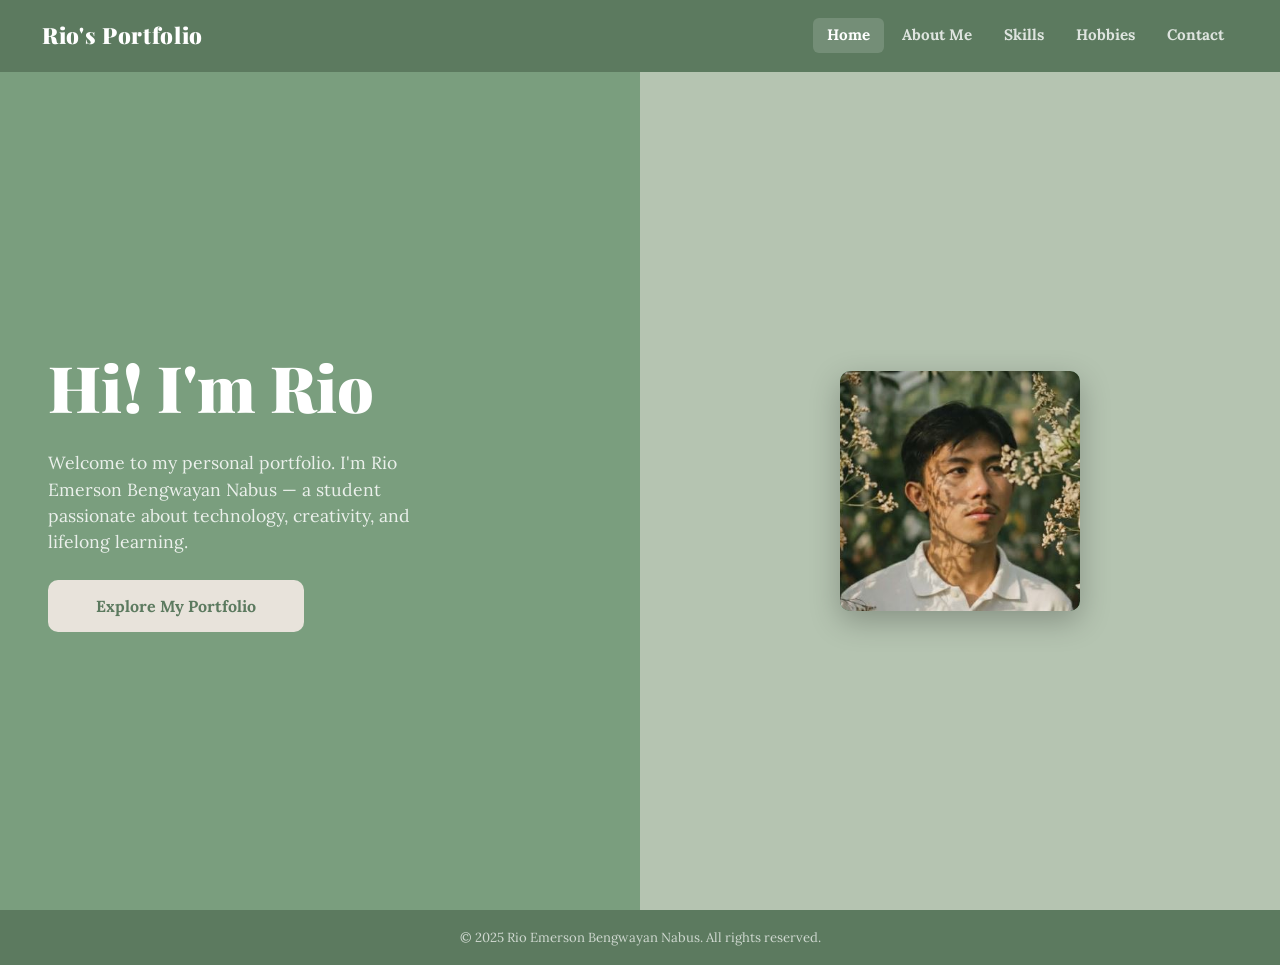
<file: index.html>
<!DOCTYPE html>
<html lang="en">
<head>
  <meta charset="UTF-8" />
  <meta name="viewport" content="width=device-width, initial-scale=1.0"/>
  <title>Rio's Portfolio — Home</title>
  <link href="https://cdn.jsdelivr.net/npm/bootstrap@5.3.3/dist/css/bootstrap.min.css" rel="stylesheet"/>
  <link href="css/style.css" rel="stylesheet"/>
</head>
<body class="d-flex flex-column min-vh-100">

  <!-- NAVBAR -->
  <nav class="navbar navbar-expand-lg">
    <div class="container-fluid">
      <a class="navbar-brand" href="index.html">Rio's Portfolio</a>
      <button class="navbar-toggler" type="button" data-bs-toggle="collapse" data-bs-target="#navMenu">
        <span class="navbar-toggler-icon"></span>
      </button>
      <div class="collapse navbar-collapse" id="navMenu">
        <ul class="navbar-nav ms-auto gap-1">
          <li class="nav-item"><a class="nav-link active" href="index.html">Home</a></li>
          <li class="nav-item"><a class="nav-link" href="about.html">About Me</a></li>
          <li class="nav-item"><a class="nav-link" href="skills.html">Skills</a></li>
          <li class="nav-item"><a class="nav-link" href="hobbies.html">Hobbies</a></li>
          <li class="nav-item"><a class="nav-link" href="contact.html">Contact</a></li>
        </ul>
      </div>
    </div>
  </nav>

  <!-- HERO -->
  <main class="flex-grow-1">
    <div class="container-fluid px-0 h-100">
      <div class="row g-0" style="min-height: calc(100vh - 62px);">

        <!-- Left: green panel -->
        <div class="col-12 col-md-6 d-flex flex-column justify-content-center align-items-start px-5 py-5"
             style="background-color: var(--sage-mid);">
          <h1 class="display-3 fw-black text-white mb-4" style="font-family:'Playfair Display',serif; font-weight:900;">
            Hi! I'm Rio
          </h1>
          <p class="text-white mb-4" style="font-size:1.1rem; opacity:.85; max-width:420px;">
            Welcome to my personal portfolio. I'm Rio Emerson Bengwayan Nabus — a student passionate about technology, creativity, and lifelong learning.
          </p>
          <a href="about.html" class="btn-cream">Explore My Portfolio</a>
        </div>

        <!-- Right: light panel + photo -->
        <div class="col-12 col-md-6 d-flex align-items-center justify-content-center py-5"
             style="background-color: var(--sage-light);">
          <div class="photo-box"><img src="img/rio.jpg" alt="Rio" style="width:100%;height:100%;object-fit:cover;object-position:center top;display:block;border-radius:10px;"></div>
        </div>

      </div>
    </div>
  </main>

  <footer>© 2025 Rio Emerson Bengwayan Nabus. All rights reserved.</footer>

  <script src="https://cdn.jsdelivr.net/npm/bootstrap@5.3.3/dist/js/bootstrap.bundle.min.js"></script>
</body>
</html>
</file>
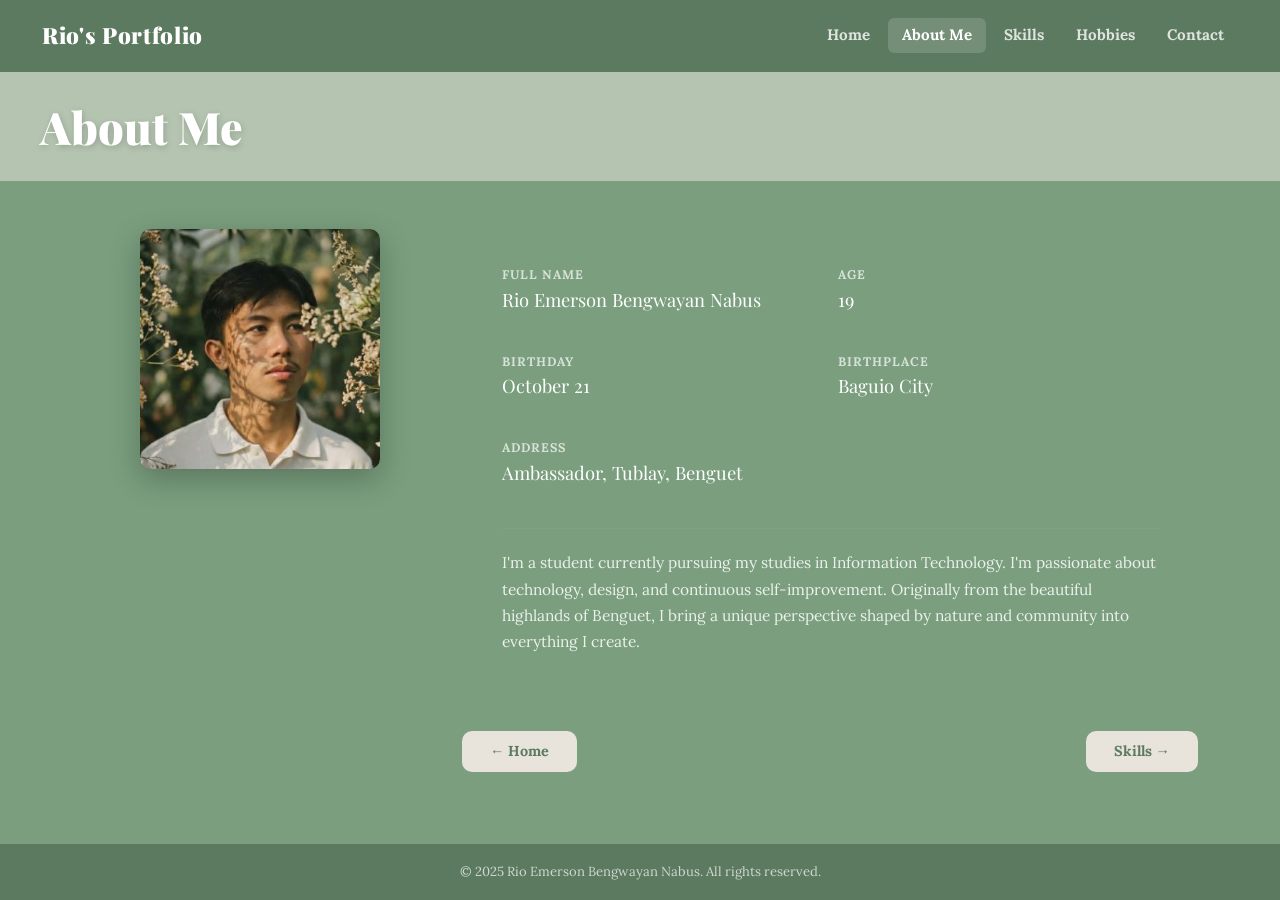
<file: about.html>
<!DOCTYPE html>
<html lang="en">
<head>
  <meta charset="UTF-8" />
  <meta name="viewport" content="width=device-width, initial-scale=1.0"/>
  <title>Rio's Portfolio — About Me</title>
  <link href="https://cdn.jsdelivr.net/npm/bootstrap@5.3.3/dist/css/bootstrap.min.css" rel="stylesheet"/>
  <link href="css/style.css" rel="stylesheet"/>
</head>
<body class="d-flex flex-column min-vh-100">

  <!-- NAVBAR -->
  <nav class="navbar navbar-expand-lg">
    <div class="container-fluid">
      <a class="navbar-brand" href="index.html">Rio's Portfolio</a>
      <button class="navbar-toggler" type="button" data-bs-toggle="collapse" data-bs-target="#navMenu">
        <span class="navbar-toggler-icon"></span>
      </button>
      <div class="collapse navbar-collapse" id="navMenu">
        <ul class="navbar-nav ms-auto gap-1">
          <li class="nav-item"><a class="nav-link" href="index.html">Home</a></li>
          <li class="nav-item"><a class="nav-link active" href="about.html">About Me</a></li>
          <li class="nav-item"><a class="nav-link" href="skills.html">Skills</a></li>
          <li class="nav-item"><a class="nav-link" href="hobbies.html">Hobbies</a></li>
          <li class="nav-item"><a class="nav-link" href="contact.html">Contact</a></li>
        </ul>
      </div>
    </div>
  </nav>

  <!-- PAGE HEADER -->
  <div class="page-header">
    <h1>About Me</h1>
  </div>

  <!-- CONTENT -->
  <main class="flex-grow-1 py-5" style="background-color: var(--sage-mid);">
    <div class="container">
      <div class="row g-4 align-items-start">

        <!-- Photo column -->
        <div class="col-12 col-md-4 d-flex justify-content-center">
          <div class="photo-box"><img src="img/rio.jpg" alt="Rio" style="width:100%;height:100%;object-fit:cover;object-position:center top;display:block;border-radius:10px;"></div>
        </div>

        <!-- Info column -->
        <div class="col-12 col-md-8">
          <div class="content-card">

            <div class="row g-3">
              <div class="col-12 col-sm-6">
                <p class="info-label">Full Name</p>
                <p class="info-value">Rio Emerson Bengwayan Nabus</p>
              </div>
              <div class="col-12 col-sm-6">
                <p class="info-label">Age</p>
                <p class="info-value">19</p>
              </div>
              <div class="col-12 col-sm-6">
                <p class="info-label">Birthday</p>
                <p class="info-value">October 21</p>
              </div>
              <div class="col-12 col-sm-6">
                <p class="info-label">Birthplace</p>
                <p class="info-value">Baguio City</p>
              </div>
              <div class="col-12">
                <p class="info-label">Address</p>
                <p class="info-value">Ambassador, Tublay, Benguet</p>
              </div>
            </div>

            <hr style="border-color: rgba(255,255,255,0.2); margin: 20px 0;">

            <p style="color: rgba(255,255,255,0.85); font-size:0.97rem; line-height:1.7;">
              I'm a student currently pursuing my studies in Information Technology. 
              I'm passionate about technology, design, and continuous self-improvement. 
              Originally from the beautiful highlands of Benguet, I bring a unique perspective 
              shaped by nature and community into everything I create.
            </p>

          </div>

          <!-- Navigation -->
          <div class="d-flex justify-content-between mt-4">
            <a href="index.html" class="btn-cream" style="padding:10px 28px; font-size:.9rem;">← Home</a>
            <a href="skills.html" class="btn-cream" style="padding:10px 28px; font-size:.9rem;">Skills →</a>
          </div>
        </div>

      </div>
    </div>
  </main>

  <footer>© 2025 Rio Emerson Bengwayan Nabus. All rights reserved.</footer>

  <script src="https://cdn.jsdelivr.net/npm/bootstrap@5.3.3/dist/js/bootstrap.bundle.min.js"></script>
</body>
</html>
</file>
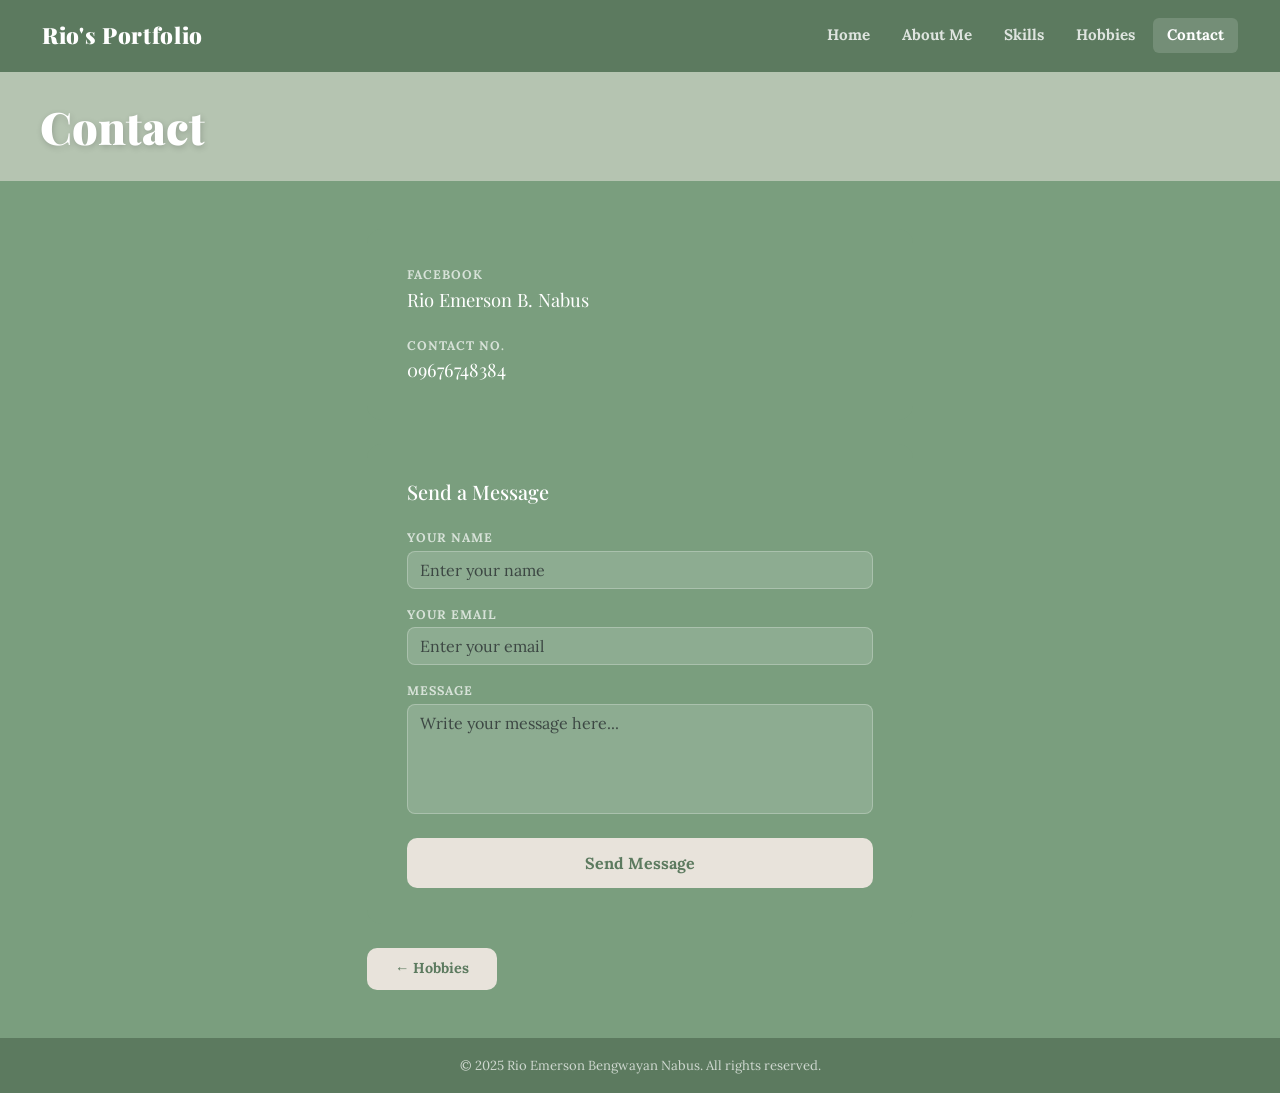
<file: contact.html>
<!DOCTYPE html>
<html lang="en">
<head>
  <meta charset="UTF-8" />
  <meta name="viewport" content="width=device-width, initial-scale=1.0"/>
  <title>Rio's Portfolio — Contact</title>
  <link href="https://cdn.jsdelivr.net/npm/bootstrap@5.3.3/dist/css/bootstrap.min.css" rel="stylesheet"/>
  <link href="css/style.css" rel="stylesheet"/>
</head>
<body class="d-flex flex-column min-vh-100">

  <!-- NAVBAR -->
  <nav class="navbar navbar-expand-lg">
    <div class="container-fluid">
      <a class="navbar-brand" href="index.html">Rio's Portfolio</a>
      <button class="navbar-toggler" type="button" data-bs-toggle="collapse" data-bs-target="#navMenu">
        <span class="navbar-toggler-icon"></span>
      </button>
      <div class="collapse navbar-collapse" id="navMenu">
        <ul class="navbar-nav ms-auto gap-1">
          <li class="nav-item"><a class="nav-link" href="index.html">Home</a></li>
          <li class="nav-item"><a class="nav-link" href="about.html">About Me</a></li>
          <li class="nav-item"><a class="nav-link" href="skills.html">Skills</a></li>
          <li class="nav-item"><a class="nav-link" href="hobbies.html">Hobbies</a></li>
          <li class="nav-item"><a class="nav-link active" href="contact.html">Contact</a></li>
        </ul>
      </div>
    </div>
  </nav>

  <!-- PAGE HEADER -->
  <div class="page-header">
    <h1>Contact</h1>
  </div>

  <!-- CONTENT -->
  <main class="flex-grow-1 py-5" style="background-color: var(--sage-mid);">
    <div class="container">
      <div class="row justify-content-center">
        <div class="col-12 col-md-8 col-lg-6">

          <!-- Contact info card -->
          <div class="content-card mb-4">
            <p class="info-label">Facebook</p>
            <p class="info-value">Rio Emerson B. Nabus</p>

            <p class="info-label">Contact No.</p>
            <p class="info-value mb-0">09676748384</p>
          </div>

          <!-- Message form -->
          <div class="content-card">
            <h5 class="text-white mb-4" style="font-family:'Playfair Display',serif;">Send a Message</h5>

            <div class="mb-3">
              <label class="info-label d-block mb-1">Your Name</label>
              <input type="text" class="form-control" placeholder="Enter your name"
                style="background:rgba(255,255,255,.15); border:1px solid rgba(255,255,255,.25); color:#fff; border-radius:8px;">
            </div>
            <div class="mb-3">
              <label class="info-label d-block mb-1">Your Email</label>
              <input type="email" class="form-control" placeholder="Enter your email"
                style="background:rgba(255,255,255,.15); border:1px solid rgba(255,255,255,.25); color:#fff; border-radius:8px;">
            </div>
            <div class="mb-4">
              <label class="info-label d-block mb-1">Message</label>
              <textarea rows="4" class="form-control" placeholder="Write your message here..."
                style="background:rgba(255,255,255,.15); border:1px solid rgba(255,255,255,.25); color:#fff; border-radius:8px; resize:none;"></textarea>
            </div>

            <button type="button" class="btn-cream w-100" style="padding:13px; text-align:center;">
              Send Message
            </button>
          </div>

          <!-- Navigation -->
          <div class="d-flex justify-content-start mt-4">
            <a href="hobbies.html" class="btn-cream" style="padding:10px 28px; font-size:.9rem;">← Hobbies</a>
          </div>

        </div>
      </div>
    </div>
  </main>

  <footer>© 2025 Rio Emerson Bengwayan Nabus. All rights reserved.</footer>

  <script src="https://cdn.jsdelivr.net/npm/bootstrap@5.3.3/dist/js/bootstrap.bundle.min.js"></script>
</body>
</html>
</file>
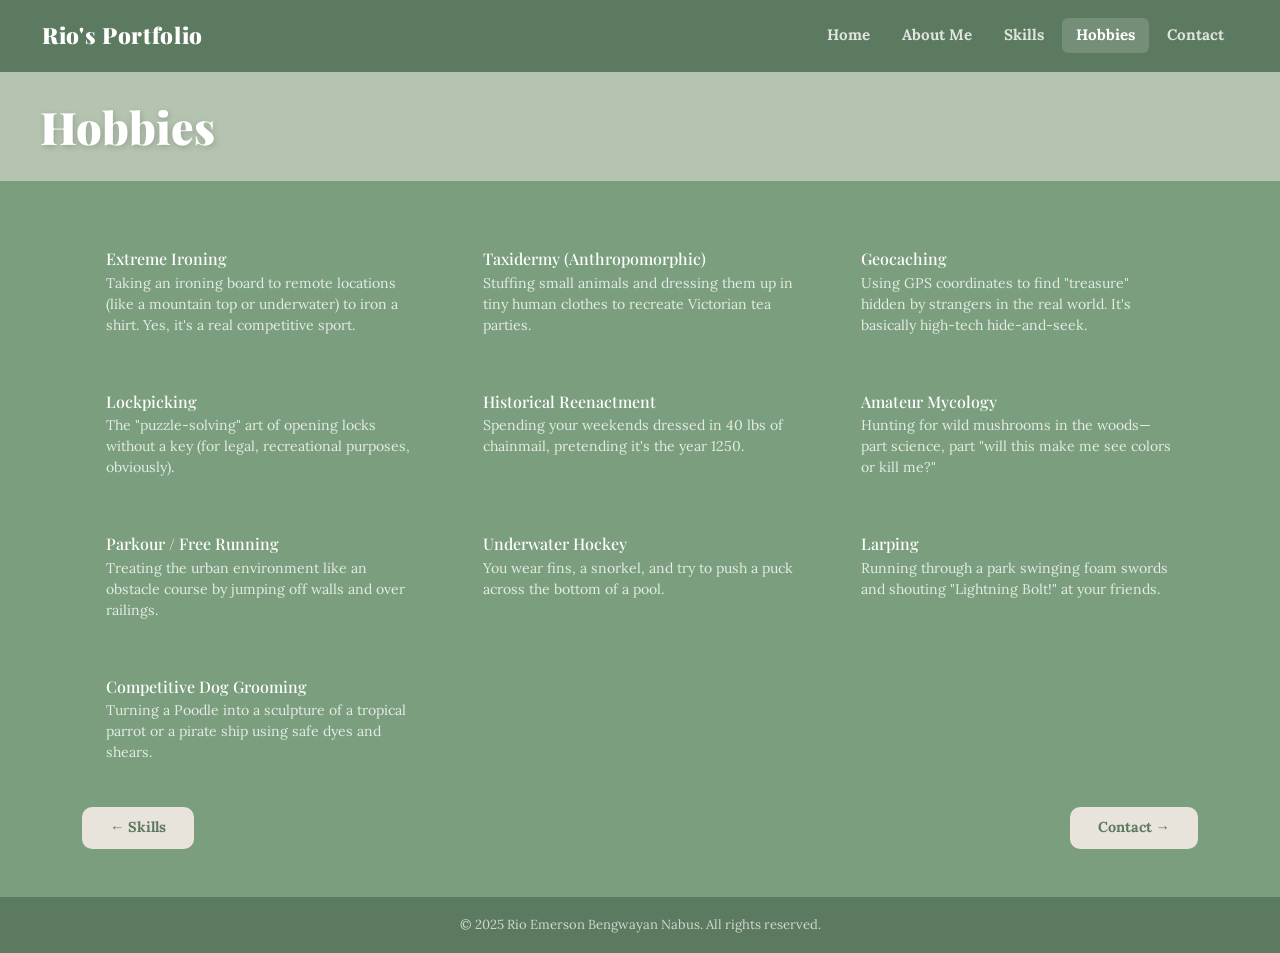
<file: hobbies.html>
<!DOCTYPE html>
<html lang="en">
<head>
  <meta charset="UTF-8" />
  <meta name="viewport" content="width=device-width, initial-scale=1.0"/>
  <title>Rio's Portfolio — Hobbies</title>
  <link href="https://cdn.jsdelivr.net/npm/bootstrap@5.3.3/dist/css/bootstrap.min.css" rel="stylesheet"/>
  <link href="css/style.css" rel="stylesheet"/>
</head>
<body class="d-flex flex-column min-vh-100">

  <!-- NAVBAR -->
  <nav class="navbar navbar-expand-lg">
    <div class="container-fluid">
      <a class="navbar-brand" href="index.html">Rio's Portfolio</a>
      <button class="navbar-toggler" type="button" data-bs-toggle="collapse" data-bs-target="#navMenu">
        <span class="navbar-toggler-icon"></span>
      </button>
      <div class="collapse navbar-collapse" id="navMenu">
        <ul class="navbar-nav ms-auto gap-1">
          <li class="nav-item"><a class="nav-link" href="index.html">Home</a></li>
          <li class="nav-item"><a class="nav-link" href="about.html">About Me</a></li>
          <li class="nav-item"><a class="nav-link" href="skills.html">Skills</a></li>
          <li class="nav-item"><a class="nav-link active" href="hobbies.html">Hobbies</a></li>
          <li class="nav-item"><a class="nav-link" href="contact.html">Contact</a></li>
        </ul>
      </div>
    </div>
  </nav>

  <!-- PAGE HEADER -->
  <div class="page-header">
    <h1>Hobbies</h1>
  </div>

  <!-- CONTENT -->
  <main class="flex-grow-1 py-5" style="background-color: var(--sage-mid);">
    <div class="container">

      <!-- Cards grid -->
      <div class="row g-3 mb-4">
        <div class="col-12 col-sm-6 col-lg-4">
          <div class="content-card h-100" style="padding:20px 24px;">
            <h6 class="text-white mb-1" style="font-family:'Playfair Display',serif;">Extreme Ironing</h6>
            <p style="font-size:.88rem; color:rgba(255,255,255,.8); margin:0;">Taking an ironing board to remote locations (like a mountain top or underwater) to iron a shirt. Yes, it's a real competitive sport.</p>
          </div>
        </div>
        <div class="col-12 col-sm-6 col-lg-4">
          <div class="content-card h-100" style="padding:20px 24px;">
            <h6 class="text-white mb-1" style="font-family:'Playfair Display',serif;">Taxidermy (Anthropomorphic)</h6>
            <p style="font-size:.88rem; color:rgba(255,255,255,.8); margin:0;">Stuffing small animals and dressing them up in tiny human clothes to recreate Victorian tea parties.</p>
          </div>
        </div>
        <div class="col-12 col-sm-6 col-lg-4">
          <div class="content-card h-100" style="padding:20px 24px;">
            <h6 class="text-white mb-1" style="font-family:'Playfair Display',serif;">Geocaching</h6>
            <p style="font-size:.88rem; color:rgba(255,255,255,.8); margin:0;">Using GPS coordinates to find "treasure" hidden by strangers in the real world. It's basically high-tech hide-and-seek.</p>
          </div>
        </div>
        <div class="col-12 col-sm-6 col-lg-4">
          <div class="content-card h-100" style="padding:20px 24px;">
            <h6 class="text-white mb-1" style="font-family:'Playfair Display',serif;">Lockpicking</h6>
            <p style="font-size:.88rem; color:rgba(255,255,255,.8); margin:0;">The "puzzle-solving" art of opening locks without a key (for legal, recreational purposes, obviously).</p>
          </div>
        </div>
        <div class="col-12 col-sm-6 col-lg-4">
          <div class="content-card h-100" style="padding:20px 24px;">
            <h6 class="text-white mb-1" style="font-family:'Playfair Display',serif;">Historical Reenactment</h6>
            <p style="font-size:.88rem; color:rgba(255,255,255,.8); margin:0;">Spending your weekends dressed in 40 lbs of chainmail, pretending it's the year 1250.</p>
          </div>
        </div>
        <div class="col-12 col-sm-6 col-lg-4">
          <div class="content-card h-100" style="padding:20px 24px;">
            <h6 class="text-white mb-1" style="font-family:'Playfair Display',serif;">Amateur Mycology</h6>
            <p style="font-size:.88rem; color:rgba(255,255,255,.8); margin:0;">Hunting for wild mushrooms in the woods—part science, part "will this make me see colors or kill me?"</p>
          </div>
        </div>
        <div class="col-12 col-sm-6 col-lg-4">
          <div class="content-card h-100" style="padding:20px 24px;">
            <h6 class="text-white mb-1" style="font-family:'Playfair Display',serif;">Parkour / Free Running</h6>
            <p style="font-size:.88rem; color:rgba(255,255,255,.8); margin:0;">Treating the urban environment like an obstacle course by jumping off walls and over railings.</p>
          </div>
        </div>
        <div class="col-12 col-sm-6 col-lg-4">
          <div class="content-card h-100" style="padding:20px 24px;">
            <h6 class="text-white mb-1" style="font-family:'Playfair Display',serif;">Underwater Hockey</h6>
            <p style="font-size:.88rem; color:rgba(255,255,255,.8); margin:0;">You wear fins, a snorkel, and try to push a puck across the bottom of a pool.</p>
          </div>
        </div>
        <div class="col-12 col-sm-6 col-lg-4">
          <div class="content-card h-100" style="padding:20px 24px;">
            <h6 class="text-white mb-1" style="font-family:'Playfair Display',serif;">Larping</h6>
            <p style="font-size:.88rem; color:rgba(255,255,255,.8); margin:0;">Running through a park swinging foam swords and shouting "Lightning Bolt!" at your friends.</p>
          </div>
        </div>
        <div class="col-12 col-sm-6 col-lg-4">
          <div class="content-card h-100" style="padding:20px 24px;">
            <h6 class="text-white mb-1" style="font-family:'Playfair Display',serif;">Competitive Dog Grooming</h6>
            <p style="font-size:.88rem; color:rgba(255,255,255,.8); margin:0;">Turning a Poodle into a sculpture of a tropical parrot or a pirate ship using safe dyes and shears.</p>
          </div>
        </div>
      </div>

      <!-- Navigation -->
      <div class="d-flex justify-content-between mt-2">
        <a href="skills.html" class="btn-cream" style="padding:10px 28px; font-size:.9rem;">← Skills</a>
        <a href="contact.html" class="btn-cream" style="padding:10px 28px; font-size:.9rem;">Contact →</a>
      </div>

    </div>
  </main>

  <footer>© 2025 Rio Emerson Bengwayan Nabus. All rights reserved.</footer>

  <script src="https://cdn.jsdelivr.net/npm/bootstrap@5.3.3/dist/js/bootstrap.bundle.min.js"></script>
</body>
</html>
</file>
<file: css/style.css>
/* ============================================================
   Rio's Portfolio — Shared Stylesheet
   ============================================================ */

@import url('https://fonts.googleapis.com/css2?family=Playfair+Display:wght@700;900&family=Lora:wght@400;600;700&display=swap');

:root {
  --sage-light : #b5c4b1;
  --sage-mid   : #7a9e7e;
  --sage-dark  : #5c7a5f;
  --cream      : #e8e3db;
  --cream-hover: #f0ece4;
  --white      : #ffffff;
  --text-muted : rgba(255,255,255,0.70);
}

/* ── Base ── */
body {
  font-family: 'Lora', serif;
  background-color: var(--sage-mid);
  color: var(--white);
  min-height: 100vh;
}

h1, h2, h3, h4 {
  font-family: 'Playfair Display', serif;
  font-weight: 900;
}

/* ── Navbar ── */
.navbar {
  background-color: var(--sage-dark) !important;
  padding: 14px 30px;
}
.navbar-brand {
  font-family: 'Playfair Display', serif;
  font-size: 1.4rem;
  font-weight: 900;
  color: var(--white) !important;
  letter-spacing: .03em;
}
.navbar-nav .nav-link {
  font-family: 'Lora', serif;
  font-weight: 700;
  font-size: 0.95rem;
  color: rgba(255,255,255,0.80) !important;
  padding: 6px 14px !important;
  border-radius: 6px;
  transition: background .2s, color .2s;
}
.navbar-nav .nav-link:hover,
.navbar-nav .nav-link.active {
  background-color: rgba(255,255,255,0.15);
  color: var(--white) !important;
}
.navbar-toggler {
  border-color: rgba(255,255,255,0.4);
}
.navbar-toggler-icon {
  filter: invert(1);
}

/* ── Page header band ── */
.page-header {
  background-color: var(--sage-light);
  padding: 28px 40px;
}
.page-header h1 {
  font-size: clamp(1.8rem, 4vw, 2.8rem);
  color: var(--white);
  text-shadow: 1px 2px 6px rgba(0,0,0,.18);
  margin: 0;
}

/* ── Content card ── */
.content-card {
  background-color: var(--sage-mid);
  border-radius: 14px;
  padding: 36px 40px;
}

/* ── Info label / value ── */
.info-label {
  font-size: 0.78rem;
  font-weight: 700;
  color: var(--text-muted);
  letter-spacing: .08em;
  text-transform: uppercase;
  margin-bottom: 2px;
}
.info-value {
  font-family: 'Playfair Display', serif;
  font-size: 1.15rem;
  color: var(--white);
  margin-bottom: 22px;
}

/* ── Bullet list ── */
.bullet-list {
  list-style: disc;
  padding-left: 22px;
  color: var(--white);
}
.bullet-list li {
  font-size: 0.95rem;
  font-weight: 600;
  line-height: 1.6;
  margin-bottom: 10px;
}
.bullet-list li b { font-weight: 700; }

/* ── Cream button ── */
.btn-cream {
  background-color: var(--cream);
  color: var(--sage-dark);
  font-family: 'Lora', serif;
  font-weight: 700;
  font-size: 1rem;
  border: none;
  border-radius: 10px;
  padding: 14px 48px;
  transition: background .2s, transform .15s;
  text-decoration: none;
  display: inline-block;
}
.btn-cream:hover {
  background-color: var(--cream-hover);
  color: var(--sage-dark);
  transform: translateY(-2px);
}

/* ── Menu cards ── */
.menu-card {
  background-color: var(--cream);
  border-radius: 14px;
  display: flex;
  align-items: center;
  gap: 14px;
  padding: 22px 28px;
  font-family: 'Lora', serif;
  font-size: 1.1rem;
  font-weight: 700;
  color: var(--sage-dark);
  text-decoration: none;
  transition: background .2s, transform .15s, box-shadow .15s;
  border: none;
  width: 100%;
}
.menu-card:hover {
  background-color: var(--cream-hover);
  color: var(--sage-dark);
  transform: translateY(-3px);
  box-shadow: 0 8px 20px rgba(0,0,0,.13);
}
.menu-card svg {
  width: 28px;
  height: 28px;
  flex-shrink: 0;
  fill: var(--sage-dark);
}

/* ── Photo box ── */
.photo-box {
  width: 240px;
  height: 240px;
  border-radius: 10px;
  background-color: var(--sage-dark);
  overflow: hidden;
  box-shadow: 0 10px 30px rgba(0,0,0,.25);
  display: flex;
  align-items: center;
  justify-content: center;
  font-size: 6rem;
  color: rgba(255,255,255,.25);
}
.photo-box img {
  width: 100%;
  height: 100%;
  object-fit: cover;
}

/* ── Skill badge ── */
.skill-badge {
  background-color: rgba(255,255,255,0.15);
  border: 1px solid rgba(255,255,255,0.25);
  border-radius: 30px;
  padding: 8px 18px;
  font-size: 0.88rem;
  font-weight: 600;
  color: var(--white);
  display: inline-block;
  margin: 4px;
}

/* ── Footer ── */
footer {
  background-color: var(--sage-dark);
  color: var(--text-muted);
  text-align: center;
  padding: 18px;
  font-size: 0.82rem;
  margin-top: auto;
}

/* ── Responsive tweaks ── */
@media (max-width: 768px) {
  .page-header { padding: 20px 20px; }
  .content-card { padding: 24px 20px; }
  .photo-box { width: 180px; height: 180px; }
  .menu-card { font-size: 1rem; padding: 18px 20px; }
}

@media (max-width: 576px) {
  .photo-box { width: 140px; height: 140px; font-size: 4rem; }
}
</file>
